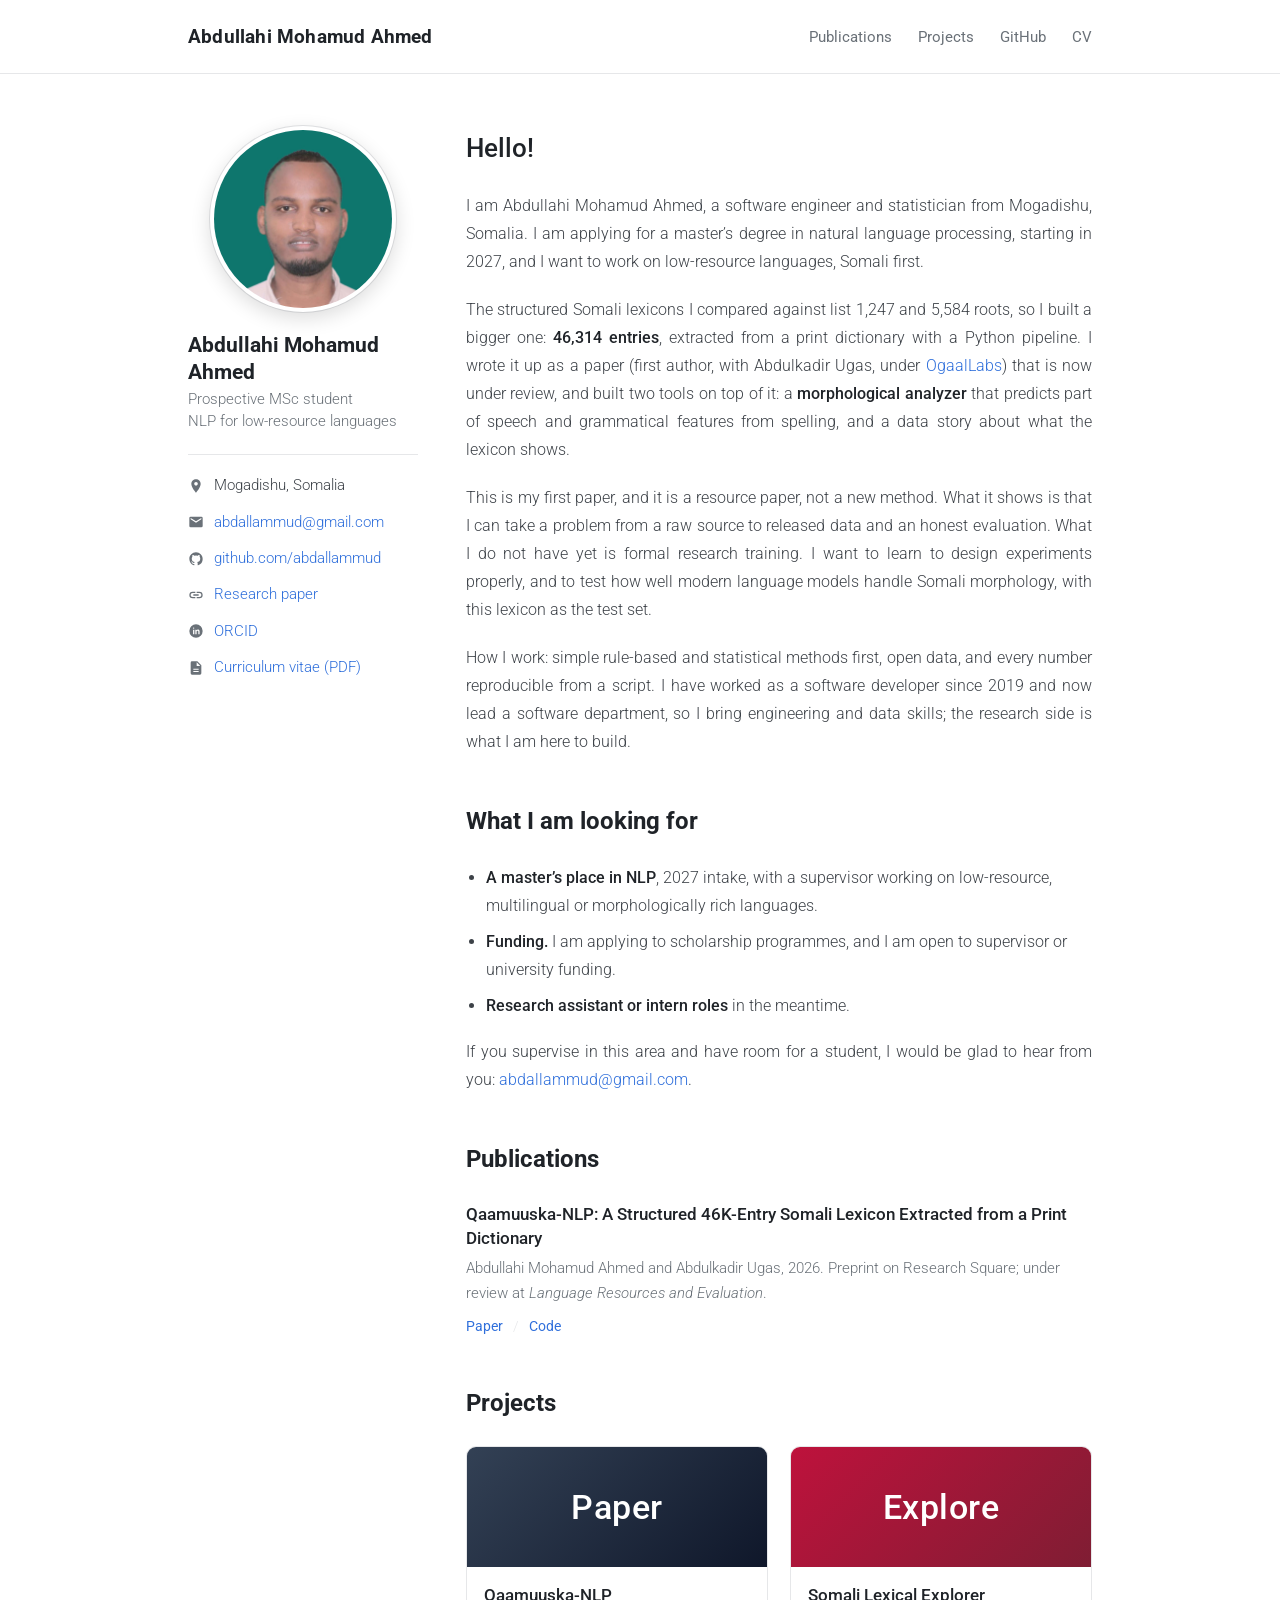
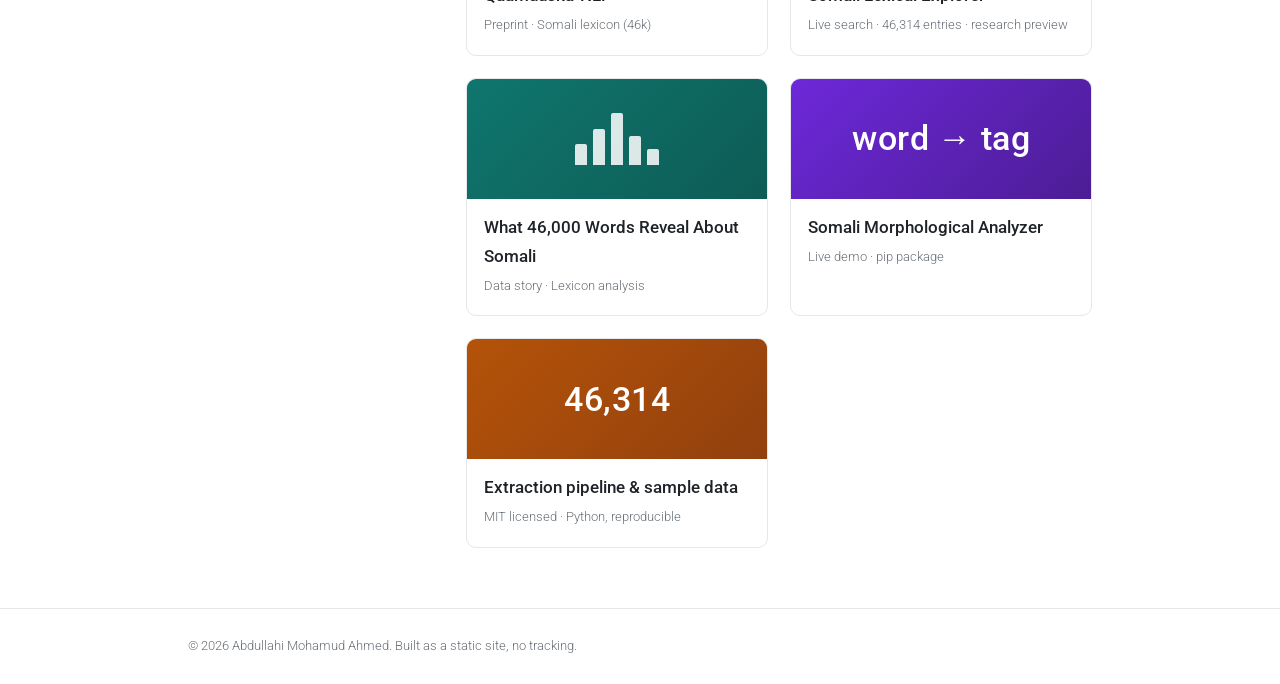
<file: index.html>
<!DOCTYPE html>
<html lang="en">
<head>
<meta charset="utf-8">
<meta name="viewport" content="width=device-width, initial-scale=1">
<title>Abdullahi Mohamud Ahmed</title>
<link rel="preconnect" href="https://fonts.googleapis.com">
<link rel="preconnect" href="https://fonts.gstatic.com" crossorigin>
<link href="https://fonts.googleapis.com/css2?family=Roboto:wght@300;400;500;700&display=swap" rel="stylesheet">
<style>
  :root{
    --ink:#1f2328; --body:#3d4248; --muted:#6a7178; --line:#e6e7e9;
    --link:#2f6fdb; --bg:#ffffff; --soft:#f6f7f8;
    --teal:#0f766e; --orange:#c2410c; --violet:#6d28d9; --gold:#b45309; --slate:#334155;
    --sans:"Roboto",-apple-system,BlinkMacSystemFont,"Segoe UI",Helvetica,Arial,sans-serif;
  }
  *{box-sizing:border-box}
  html{scroll-behavior:smooth}
  body{margin:0;background:var(--bg);color:var(--body);font-family:var(--sans);
       font-weight:300;line-height:1.75;font-size:16px}
  a{color:var(--link);text-decoration:none}
  a:hover{text-decoration:underline}
  .container{max-width:960px;margin:0 auto;padding:0 28px}

  /* nav */
  nav{border-bottom:1px solid var(--line)}
  .nav-in{max-width:960px;margin:0 auto;padding:20px 28px;display:flex;
    align-items:center;justify-content:space-between;flex-wrap:wrap;gap:10px}
  .brand{font-weight:700;font-size:19px;color:var(--ink);letter-spacing:.2px}
  .nav-links{display:flex;gap:26px;flex-wrap:wrap}
  .nav-links a{color:var(--muted);font-size:15px;font-weight:400}
  .nav-links a:hover{color:var(--ink);text-decoration:none}

  /* layout */
  .grid{display:grid;grid-template-columns:230px 1fr;gap:48px;padding:52px 0 40px}
  @media(max-width:720px){.grid{grid-template-columns:1fr;gap:34px}}

  /* sidebar */
  /* photo: swap src to img/profile-white.jpg for a white backdrop */
  .avatar{width:186px;height:186px;border-radius:50%;margin:0 auto 20px;display:block;
    object-fit:cover;background:var(--teal);
    border:4px solid #fff;box-shadow:0 6px 20px rgba(0,0,0,.14),0 0 0 1px var(--line)}
  @media(max-width:720px){.avatar{width:156px;height:156px}}
  .side h1{font-size:21px;font-weight:700;color:var(--ink);margin:0 0 4px;line-height:1.25}
  .role{font-size:14.5px;color:var(--muted);margin:0;line-height:1.5}
  .contacts{list-style:none;padding:0;margin:22px 0 0;border-top:1px solid var(--line);padding-top:18px}
  .contacts li{display:flex;align-items:center;gap:10px;font-size:14.5px;margin:0 0 11px;color:var(--body)}
  .contacts li svg{width:16px;height:16px;flex:none;fill:var(--muted)}

  /* main */
  .hello{font-size:26px;font-weight:500;color:var(--ink);margin:2px 0 20px}
  .main > p{margin:0 0 20px;text-align:justify;max-width:640px}
  .pubs p,.card-body p{text-align:left}
  .looking{margin:0 0 18px;padding-left:20px;max-width:640px}
  .looking li{margin:0 0 8px}
  .looking b{font-weight:500;color:var(--ink)}
  .main p b{font-weight:500;color:var(--ink)}
  h2{font-size:24px;font-weight:700;color:var(--ink);margin:44px 0 22px}

  /* publications */
  .pubs{list-style:none;padding:0;margin:0}
  .pubs li{padding:0 0 18px;margin:0 0 18px;border-bottom:1px solid var(--line)}
  .pubs li:last-child{border-bottom:0;padding-bottom:0;margin-bottom:0}
  .pub-title{font-size:17px;font-weight:500;color:var(--ink);margin:0 0 5px;line-height:1.45}
  .pub-meta{font-size:14.5px;color:var(--muted);margin:0 0 7px}
  .pub-links{font-size:14px;margin:0}
  .pub-links a{font-weight:400}
  .pub-links span{color:var(--line);padding:0 7px}

  /* work cards */
  .cards{display:grid;grid-template-columns:1fr 1fr;gap:22px}
  @media(max-width:560px){.cards{grid-template-columns:1fr}}
  .card{border:1px solid var(--line);border-radius:10px;overflow:hidden;background:#fff;
    transition:box-shadow .18s,transform .18s;display:block;color:inherit}
  .card:hover{box-shadow:0 10px 26px rgba(0,0,0,.09);transform:translateY(-2px);text-decoration:none}
  .thumb{height:120px;display:flex;align-items:center;justify-content:center;color:#fff;
    font-weight:500;position:relative}
  .thumb .big{font-size:34px;letter-spacing:.5px}
  .thumb.paper{background:linear-gradient(135deg,#334155,#0f172a)}
  .thumb.story{background:linear-gradient(135deg,#0f766e,#0d5c55)}
  .thumb.morph{background:linear-gradient(135deg,#6d28d9,#4c1d95)}
  .thumb.data{background:linear-gradient(135deg,#b45309,#92400e)}
  .thumb.explore{background:linear-gradient(135deg,#be123c,#7f1d33)}
  /* mini bar motif for the data story card */
  .bars{display:flex;align-items:flex-end;gap:6px;height:52px}
  .bars i{width:12px;background:rgba(255,255,255,.85);border-radius:2px 2px 0 0;display:block}
  .card-body{padding:15px 17px 18px}
  .card-title{font-size:16.5px;font-weight:500;color:var(--ink);margin:0 0 3px}
  .card-sub{font-size:13px;color:var(--muted);margin:0}

  footer{border-top:1px solid var(--line);margin-top:20px}
  .foot-in{max-width:960px;margin:0 auto;padding:26px 28px;font-size:13px;color:var(--muted)}
</style>
</head>
<body>

<nav>
  <div class="nav-in">
    <span class="brand">Abdullahi Mohamud Ahmed</span>
    <div class="nav-links">
      <a href="#publications">Publications</a>
      <a href="#projects">Projects</a>
      <a href="https://github.com/abdallammud">GitHub</a>
      <a href="cv/Abdullahi-Mohamud-Ahmed-CV.pdf">CV</a>
    </div>
  </div>
</nav>

<div class="container">
  <div class="grid">

    <aside class="side">
      <img class="avatar" src="img/profile-teal.jpg" width="186" height="186"
           alt="Portrait of Abdullahi Mohamud Ahmed">
      <h1>Abdullahi Mohamud Ahmed</h1>
      <p class="role">Prospective MSc student<br>NLP for low-resource languages</p>
      <ul class="contacts">
        <li><svg viewBox="0 0 24 24"><path d="M12 2C8.1 2 5 5.1 5 9c0 5.2 7 13 7 13s7-7.8 7-13c0-3.9-3.1-7-7-7zm0 9.5A2.5 2.5 0 1112 6a2.5 2.5 0 010 5.5z"/></svg> Mogadishu, Somalia</li>
        <li><svg viewBox="0 0 24 24"><path d="M20 4H4a2 2 0 00-2 2v12a2 2 0 002 2h16a2 2 0 002-2V6a2 2 0 00-2-2zm0 4l-8 5-8-5V6l8 5 8-5z"/></svg> <a href="mailto:abdallammud@gmail.com">abdallammud@gmail.com</a></li>
        <li><svg viewBox="0 0 24 24"><path d="M12 2C6.48 2 2 6.48 2 12c0 4.42 2.87 8.17 6.84 9.5.5.09.68-.22.68-.48v-1.7c-2.78.6-3.37-1.34-3.37-1.34-.45-1.16-1.11-1.47-1.11-1.47-.91-.62.07-.6.07-.6 1 .07 1.53 1.03 1.53 1.03.89 1.53 2.34 1.09 2.91.83.09-.65.35-1.09.63-1.34-2.22-.25-4.55-1.11-4.55-4.94 0-1.09.39-1.98 1.03-2.68-.1-.25-.45-1.27.1-2.65 0 0 .84-.27 2.75 1.02a9.56 9.56 0 015 0c1.91-1.29 2.75-1.02 2.75-1.02.55 1.38.2 2.4.1 2.65.64.7 1.03 1.59 1.03 2.68 0 3.84-2.34 4.69-4.57 4.94.36.31.68.92.68 1.85v2.74c0 .27.18.58.69.48A10 10 0 0022 12c0-5.52-4.48-10-10-10z"/></svg> <a href="https://github.com/abdallammud">github.com/abdallammud</a></li>
        <li><svg viewBox="0 0 24 24"><path d="M3.9 12a3.1 3.1 0 013.1-3.1h4V7H7a5 5 0 000 10h4v-1.9H7A3.1 3.1 0 013.9 12zM17 7h-4v1.9h4a3.1 3.1 0 010 6.2h-4V17h4a5 5 0 000-10zm-9 4h8v2H8z"/></svg> <a href="https://www.researchsquare.com/article/rs-10945954/v1">Research paper</a></li>
        <li><svg viewBox="0 0 24 24"><path d="M12 2a10 10 0 100 20 10 10 0 000-20zM8.5 8.6a1 1 0 110-2 1 1 0 010 2zM9.5 17H7.6v-7h1.9v7zm7.9 0h-1.9v-3.8c0-2.3-2.6-2.1-2.6 0V17h-1.9v-7h1.9v1c.8-1.6 4.5-1.7 4.5 1.7V17z"/></svg> <a href="https://orcid.org/0009-0007-8328-3948">ORCID</a></li>
        <li><svg viewBox="0 0 24 24"><path d="M14 2H6a2 2 0 00-2 2v16a2 2 0 002 2h12a2 2 0 002-2V8l-6-6zm-1 7V3.5L18.5 9H13zM8 13h8v1.6H8V13zm0 3.4h8V18H8v-1.6z"/></svg> <a href="cv/Abdullahi-Mohamud-Ahmed-CV.pdf">Curriculum vitae (PDF)</a></li>
      </ul>
    </aside>

    <main class="main">
      <p class="hello">Hello!</p>
      <p>I am Abdullahi Mohamud Ahmed, a software engineer and statistician from Mogadishu, Somalia.
        I am applying for a master&rsquo;s degree in natural language processing, starting in 2027,
        and I want to work on low-resource languages, Somali first.</p>
      <p>The structured Somali lexicons I compared against list 1,247 and 5,584 roots, so I built a
        bigger one: <b>46,314 entries</b>, extracted from a print dictionary with a Python pipeline.
        I wrote it up as a paper (first author, with Abdulkadir Ugas, under
        <a href="https://ogaallabs.com">OgaalLabs</a>) that is now under review, and built two
        tools on top of it: a <b>morphological analyzer</b> that predicts part of speech and
        grammatical features from spelling, and a data story about what the lexicon shows.</p>
      <p>This is my first paper, and it is a resource paper, not a new method. What it shows is that
        I can take a problem from a raw source to released data and an honest evaluation. What I do
        not have yet is formal research training. I want to learn to design experiments properly,
        and to test how well modern language models handle Somali morphology, with this lexicon as
        the test set.</p>
      <p>How I work: simple rule-based and statistical methods first, open data, and every number
        reproducible from a script. I have worked as a software developer since 2019 and now lead
        a software department, so I bring engineering and data skills; the research side is what I
        am here to build.</p>

      <h2 id="looking">What I am looking for</h2>
      <ul class="looking">
        <li><b>A master&rsquo;s place in NLP</b>, 2027 intake, with a supervisor working on low-resource,
          multilingual or morphologically rich languages.</li>
        <li><b>Funding.</b> I am applying to scholarship programmes, and I am open to supervisor or
          university funding.</li>
        <li><b>Research assistant or intern roles</b> in the meantime.</li>
      </ul>
      <p>If you supervise in this area and have room for a student, I would be glad to hear from you:
        <a href="mailto:abdallammud@gmail.com">abdallammud@gmail.com</a>.</p>

      <h2 id="publications">Publications</h2>
      <ol class="pubs">
        <li>
          <p class="pub-title">Qaamuuska-NLP: A Structured 46K-Entry Somali Lexicon Extracted
            from a Print Dictionary</p>
          <p class="pub-meta">Abdullahi Mohamud Ahmed and Abdulkadir Ugas, 2026.
            Preprint on Research Square; under review at
            <i>Language Resources and Evaluation</i>.</p>
          <p class="pub-links">
            <a href="https://www.researchsquare.com/article/rs-10945954/v1">Paper</a>
            <span>/</span>
            <a href="https://github.com/Ogaal-Labs/somali_dictionary_lexicon">Code</a>
          </p>
        </li>
      </ol>

      <h2 id="projects">Projects</h2>
      <div class="cards">

        <a class="card" href="https://www.researchsquare.com/article/rs-10945954/v1">
          <div class="thumb paper"><span class="big">Paper</span></div>
          <div class="card-body">
            <p class="card-title">Qaamuuska-NLP</p>
            <p class="card-sub">Preprint · Somali lexicon (46k)</p>
          </div>
        </a>

        <a class="card" href="https://qaamuuska-nlp.ogaaldata.com/">
          <div class="thumb explore"><span class="big">Explore</span></div>
          <div class="card-body">
            <p class="card-title">Somali Lexical Explorer</p>
            <p class="card-sub">Live search · 46,314 entries · research preview</p>
          </div>
        </a>

        <a class="card" href="projects/somali-data-story/index.html">
          <div class="thumb story">
            <div class="bars"><i style="height:40%"></i><i style="height:70%"></i><i style="height:100%"></i><i style="height:55%"></i><i style="height:30%"></i></div>
          </div>
          <div class="card-body">
            <p class="card-title">What 46,000 Words Reveal About Somali</p>
            <p class="card-sub">Data story · Lexicon analysis</p>
          </div>
        </a>

        <a class="card" href="projects/morph-analyzer/web/index.html">
          <div class="thumb morph"><span class="big">word &rarr; tag</span></div>
          <div class="card-body">
            <p class="card-title">Somali Morphological Analyzer</p>
            <p class="card-sub">Live demo · pip package</p>
          </div>
        </a>

        <a class="card" href="https://github.com/Ogaal-Labs/somali_dictionary_lexicon">
          <div class="thumb data"><span class="big">46,314</span></div>
          <div class="card-body">
            <p class="card-title">Extraction pipeline &amp; sample data</p>
            <p class="card-sub">MIT licensed · Python, reproducible</p>
          </div>
        </a>

      </div>
    </main>

  </div>
</div>

<footer>
  <div class="foot-in">© 2026 Abdullahi Mohamud Ahmed. Built as a static site, no tracking.</div>
</footer>

</body>
</html>
</file>
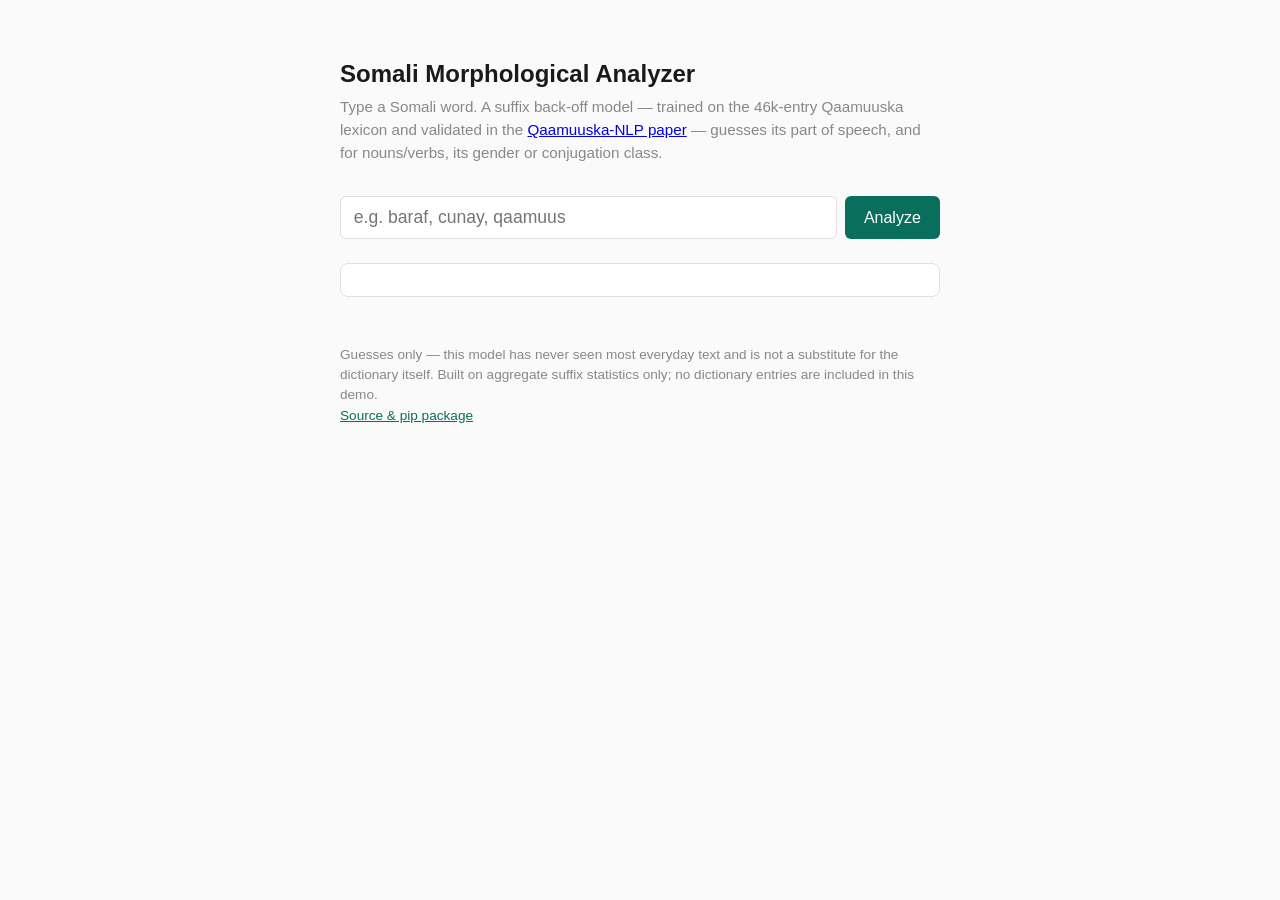
<file: projects/morph-analyzer/web/index.html>
<!doctype html>
<html lang="en">
<head>
  <meta charset="utf-8" />
  <meta name="viewport" content="width=device-width, initial-scale=1" />
  <title>Somali Morphological Analyzer — Qaamuuska-NLP</title>
  <link rel="stylesheet" href="style.css" />
</head>
<body>
  <h1>Somali Morphological Analyzer</h1>
  <p class="subtitle">
    Type a Somali word. A suffix back-off model — trained on the 46k-entry
    Qaamuuska lexicon and validated in the
    <a href="https://www.researchsquare.com/article/rs-10945954/v1" target="_blank" rel="noopener">Qaamuuska-NLP paper</a>
    — guesses its part of speech, and for nouns/verbs, its gender or
    conjugation class.
  </p>

  <form id="form">
    <input type="text" id="word-input" placeholder="e.g. baraf, cunay, qaamuus" autocomplete="off" />
    <button type="submit">Analyze</button>
  </form>

  <p id="status">Loading model…</p>
  <div id="result"></div>

  <footer>
    Guesses only — this model has never seen most everyday text and is not a
    substitute for the dictionary itself. Built on aggregate suffix
    statistics only; no dictionary entries are included in this demo.
    <br />
    <a href="https://github.com/abdallammud/somali-morph-analyzer" target="_blank" rel="noopener">Source & pip package</a>
  </footer>

  <script src="app.js"></script>
</body>
</html>
</file>
<file: projects/morph-analyzer/web/style.css>
:root {
  color-scheme: light dark;
  --fg: #1a1a1a;
  --bg: #fafafa;
  --card: #ffffff;
  --border: #e0e0e0;
  --accent: #0a6e5c;
}
@media (prefers-color-scheme: dark) {
  :root {
    --fg: #eaeaea;
    --bg: #121212;
    --card: #1c1c1c;
    --border: #333;
    --accent: #4fd6b8;
  }
}

* { box-sizing: border-box; }

body {
  font-family: -apple-system, BlinkMacSystemFont, "Segoe UI", Helvetica, Arial, sans-serif;
  background: var(--bg);
  color: var(--fg);
  max-width: 640px;
  margin: 0 auto;
  padding: 2.5rem 1.25rem 4rem;
  line-height: 1.5;
}

h1 { font-size: 1.5rem; margin-bottom: 0.25rem; }
.subtitle { color: #888; margin-top: 0; margin-bottom: 2rem; font-size: 0.95rem; }

form { display: flex; gap: 0.5rem; margin-bottom: 1.5rem; }

input[type="text"] {
  flex: 1;
  padding: 0.6rem 0.8rem;
  font-size: 1.1rem;
  border: 1px solid var(--border);
  border-radius: 6px;
  background: var(--card);
  color: var(--fg);
}

button {
  padding: 0.6rem 1.2rem;
  font-size: 1rem;
  border: none;
  border-radius: 6px;
  background: var(--accent);
  color: #fff;
  cursor: pointer;
}
button:hover { opacity: 0.9; }

#result {
  background: var(--card);
  border: 1px solid var(--border);
  border-radius: 8px;
  padding: 1rem 1.25rem;
  min-height: 2rem;
}

.row { display: flex; justify-content: space-between; padding: 0.4rem 0; }
.row .label { color: #888; }
.row .value { font-weight: 600; }
.note { font-size: 0.8rem; color: #999; margin-bottom: 0.5rem; }

footer {
  margin-top: 3rem;
  font-size: 0.85rem;
  color: #888;
}
footer a { color: var(--accent); }
</file>
